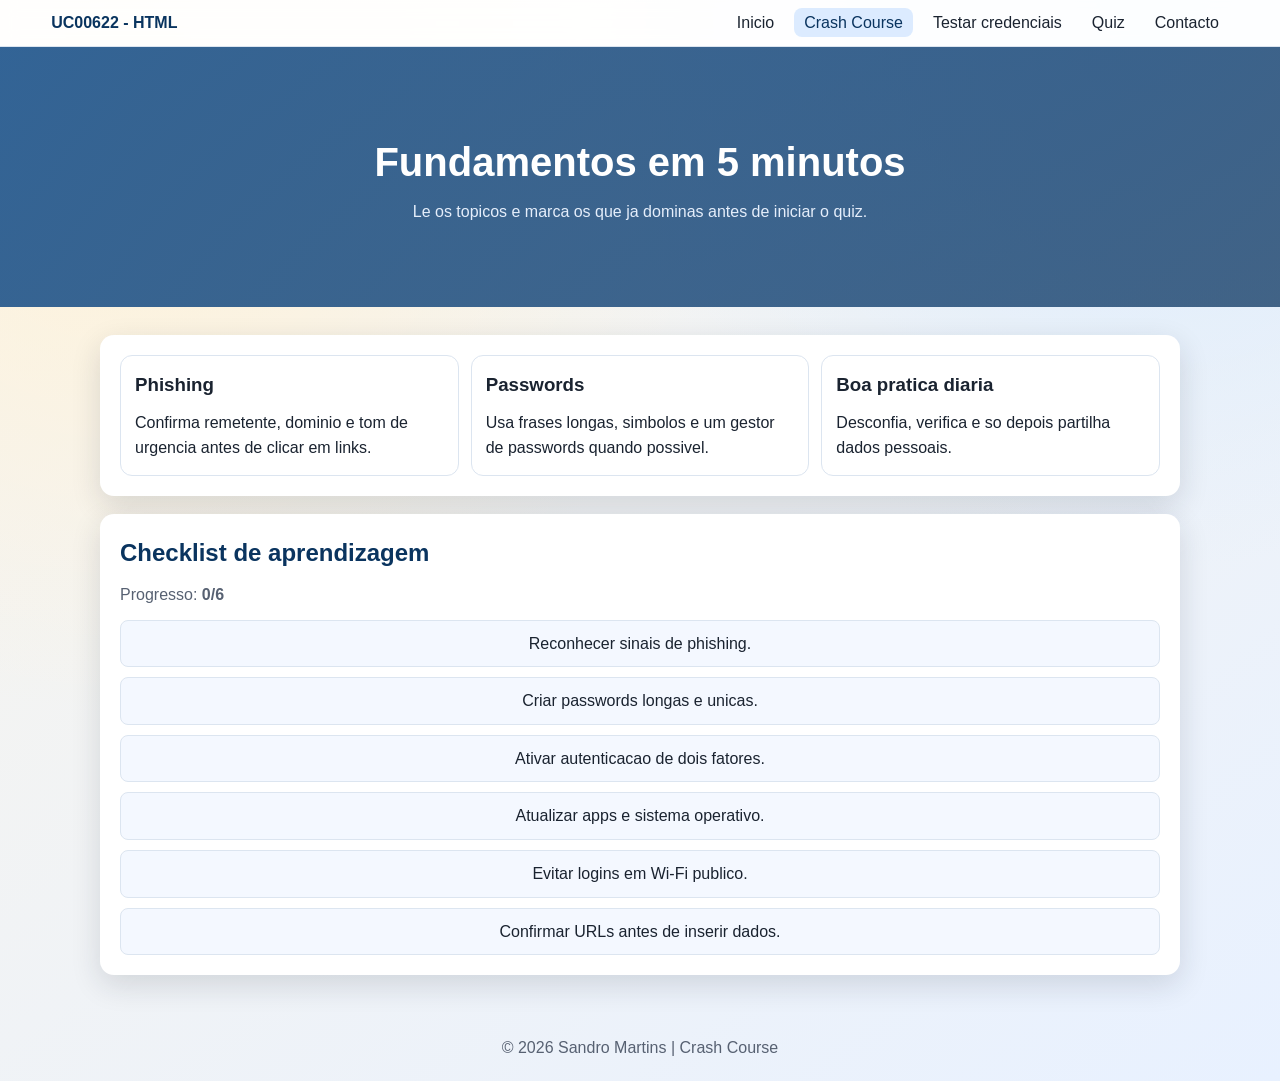
<file: pages/course.html>
<!DOCTYPE html>
<html lang="pt">

<head>
  <meta charset="UTF-8" />
  <meta name="viewport" content="width=device-width, initial-scale=1.0" />
  <title>Crash Course | Ciberseguranca</title>
  <link rel="stylesheet" href="../style.css" />
</head>

<body>
  <a class="skip-link" href="#main-content">Saltar para o conteudo principal</a>

  <nav class="site-nav" aria-label="Navegacao principal">
    <a class="brand" href="../index.html">UC00622 - HTML</a>
    <button type="button" class="hamburger-menu" id="hamburger-btn" aria-label="Abrir menu" aria-expanded="false">
      <span></span>
      <span></span>
      <span></span>
    </button>
    <ul class="nav-links" id="nav-links">
      <li><a href="../index.html">Inicio</a></li>
      <li><a class="active" href="../pages/course.html">Crash Course</a></li>
      <li><a href="../pages/tester.html">Testar credenciais</a></li>
      <li><a href="../pages/quiz.html">Quiz</a></li>
      <li><a href="#" id="btn-contact" type="button">Contacto</a></li>
    </ul>
  </nav>
  <div></div>
  <header class="hero small-hero" role="banner">
    <div class="hero-overlay"></div>
    <div class="hero-content">
      <h1 id="main-title">Fundamentos em 5 minutos</h1>
      <p class="hero-text">Le os topicos e marca os que ja dominas antes de iniciar o quiz.</p>
    </div>
  </header>

  <main id="main-content" tabindex="-1">

    <section class="content-block cards-grid">
      <article class="stat-box">
        <h3>Phishing</h3>
        <p>Confirma remetente, dominio e tom de urgencia antes de clicar em links.</p>
      </article>
      <article class="stat-box">
        <h3>Passwords</h3>
        <p>Usa frases longas, simbolos e um gestor de passwords quando possivel.</p>
      </article>
      <article class="stat-box">
        <h3>Boa pratica diaria</h3>
        <p>Desconfia, verifica e so depois partilha dados pessoais.</p>
      </article>
    </section>

    <section class="content-block">
      <h2>Checklist de aprendizagem</h2>
      <p class="hint-text">Progresso: <strong id="course-progress">0/6</strong></p>
      <div class="course-checklist">
        <button class="course-check" type="button" aria-pressed="false">Reconhecer sinais de phishing.</button>
        <button class="course-check" type="button" aria-pressed="false">Criar passwords longas e unicas.</button>
        <button class="course-check" type="button" aria-pressed="false">Ativar autenticacao de dois fatores.</button>
        <button class="course-check" type="button" aria-pressed="false">Atualizar apps e sistema operativo.</button>
        <button class="course-check" type="button" aria-pressed="false">Evitar logins em Wi-Fi publico.</button>
        <button class="course-check" type="button" aria-pressed="false">Confirmar URLs antes de inserir dados.</button>
      </div>
    </section>

  </main>

  <footer role="contentinfo">
    <p>&copy; 2026 Sandro Martins | Crash Course</p>
  </footer>

  <dialog id="course-complete-modal" class="modal-panel" aria-modal="true" aria-labelledby="course-complete-title">
    <div class="modal-content">
      <h2 id="course-complete-title">Checklist completa</h2>
      <p>Excelente. Queres seguir para o quiz ou explorar mais opcoes?</p>
      <div class="actions">
        <button id="btn-course-go-quiz" type="button">Entrar no quiz</button>
        <button id="btn-course-go-tester" type="button">Testar credenciais</button>
        <button id="btn-course-modal-close" type="button" class="secondary">Fechar</button>
      </div>
    </div>
  </dialog>

  <dialog id="contact-modal" class="modal-panel contact-modal" aria-modal="true" aria-labelledby="contact-modal-title">
    <div class="modal-content">
      <button type="button" class="close-modal" aria-label="Fechar modal de contacto">&times;</button>
      <h2 id="contact-modal-title">Entre em Contacto</h2>
      <form id="contact-form" class="contact-form" novalidate>
        <div class="form-group">
          <label for="contact-name">Nome *</label>
          <input type="text" id="contact-name" name="name" placeholder="Seu nome" required />
          <span class="error-message"></span>
        </div>

        <div class="form-group">
          <label for="contact-email">Email *</label>
          <input type="email" id="contact-email" name="email" placeholder="seu.email@example.com" required />
          <span class="error-message"></span>
        </div>

        <div class="form-group">
          <label for="contact-subject">Assunto *</label>
          <select id="contact-subject" name="subject" required>
            <option value="">-- Selecione --</option>
            <option value="duvida">Dúvida</option>
            <option value="feedback">Feedback</option>
            <option value="problema">Problema técnico</option>
            <option value="outro">Outro</option>
          </select>
          <span class="error-message"></span>
        </div>

        <div class="form-group">
          <label for="contact-message">Mensagem *</label>
          <textarea id="contact-message" name="message" rows="4" placeholder="Sua mensagem..." required></textarea>
          <span class="char-counter"><span id="contact-char-count">0</span>/500</span>
          <span class="error-message"></span>
        </div>

        <div class="form-actions">
          <button type="submit" class="btn-submit">Enviar</button>
          <button type="button" class="btn-cancel">Cancelar</button>
        </div>
      </form>

      <div id="contact-success" class="success-message hidden">
        <div class="success-content">
          <svg class="success-icon" viewBox="0 0 24 24" fill="none" stroke="currentColor" stroke-width="2">
            <circle cx="12" cy="12" r="10"></circle>
            <path d="M9 12l2 2 4-4"></path>
          </svg>
          <h3>Mensagem Enviada!</h3>
          <p>Obrigado pelo contacto. Responderemos em breve.</p>
        </div>
      </div>
    </div>
  </dialog>

  <script src="../scripts/modal.js" defer></script>
  <script src="../scripts/hamburger.js" defer></script>
  <script src="../scripts/contact-modal.js" defer></script>
  <script src="../scripts/main-course.js" defer></script>
</body>

</html>
</file>
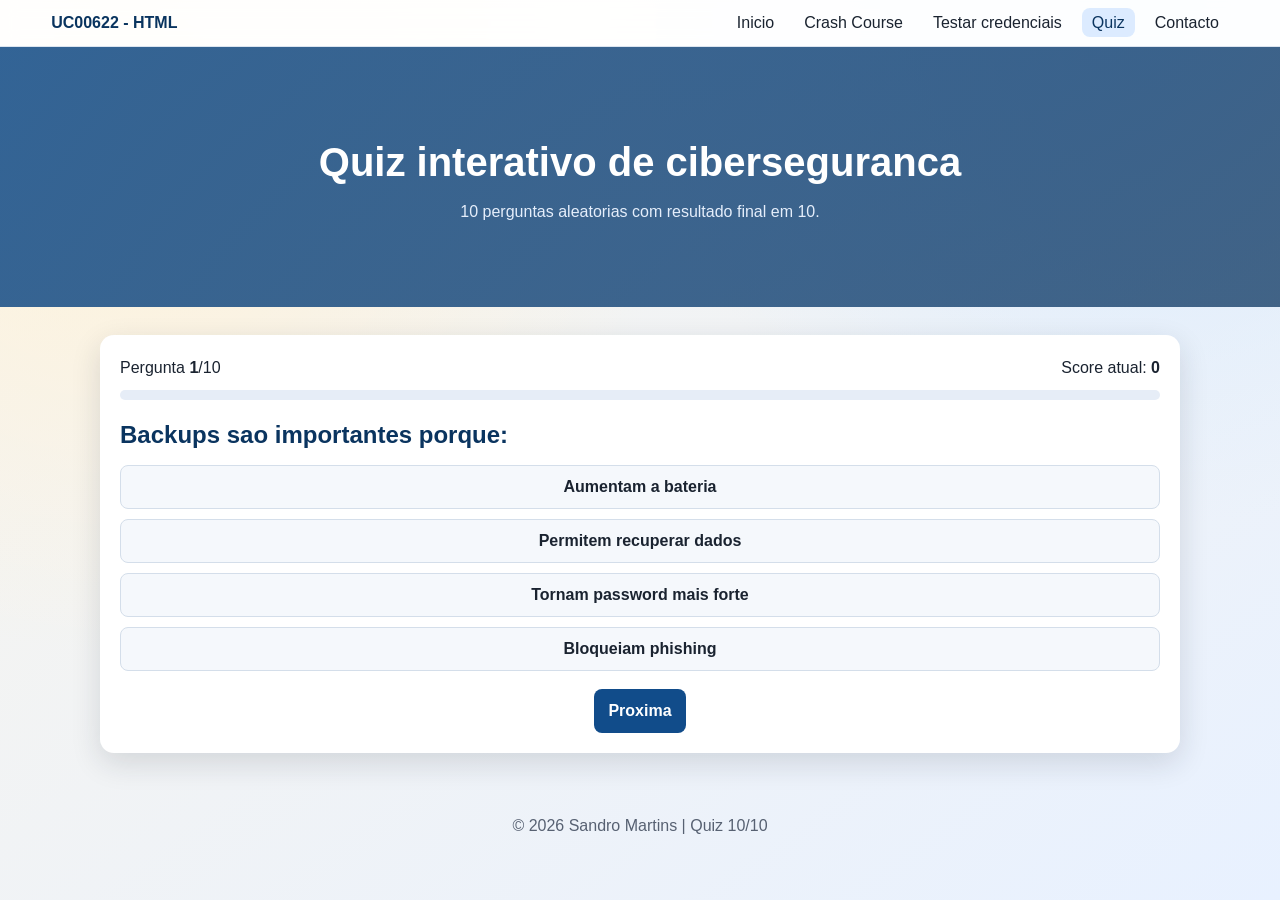
<file: pages/quiz.html>
<!DOCTYPE html>
<html lang="pt">

<head>
  <meta charset="UTF-8" />
  <meta name="viewport" content="width=device-width, initial-scale=1.0" />
  <title>Quiz | Ciberseguranca</title>
  <link rel="stylesheet" href="../style.css" />
</head>

<body>
  <a class="skip-link" href="#main-content">Saltar para o conteudo principal</a>

  <nav class="site-nav" aria-label="Navegacao principal">
    <a class="brand" href="../index.html">UC00622 - HTML</a>
    <button type="button" class="hamburger-menu" id="hamburger-btn" aria-label="Abrir menu" aria-expanded="false">
      <span></span>
      <span></span>
      <span></span>
    </button>
    <ul class="nav-links" id="nav-links">
      <li><a href="../index.html">Inicio</a></li>
      <li><a href="../pages/course.html">Crash Course</a></li>
      <li><a href="../pages/tester.html">Testar credenciais</a></li>
      <li><a class="active" href="../pages/quiz.html">Quiz</a></li>
      <li><a href="#" id="btn-contact" type="button">Contacto</a></li>
    </ul>
  </nav>

  <header class="hero small-hero" role="banner">
    <div class="hero-overlay"></div>
    <div class="hero-content">
      <h1 id="main-title">Quiz interativo de ciberseguranca</h1>
      <p class="hero-text">10 perguntas aleatorias com resultado final em 10.</p>
    </div>
  </header>

  <main id="main-content" tabindex="-1">
    <section class="content-block" id="quiz-panel">
      <div class="quiz-header-row">
        <p>Pergunta <strong id="quiz-position">1</strong>/10</p>
        <p>Score atual: <strong id="quiz-score">0</strong></p>
      </div>
      <div class="quiz-progress-bar">
        <div id="quiz-progress-fill"></div>
      </div>
      <h2 id="question-text"></h2>
      <div id="options-container" class="quiz-options"></div>
      <div class="actions">
        <button id="btn-next-question" type="button" disabled>Proxima</button>
      </div>
    </section>

    <section class="content-block hidden" id="quiz-result-panel">
      <h2>Resultado final</h2>
      <p class="score-line">Pontuacao: <strong id="final-score">0/10</strong></p>
      <p class="score-line">Percentagem: <strong id="final-percent">0%</strong></p>
      <p id="final-feedback"></p>
      <div class="actions">
        <button id="btn-restart-quiz" type="button">Tentar novamente</button>
        <a class="cta-link" href="../pages/course.html">Rever crash course</a>
      </div>
    </section>
  </main>

  <dialog id="contact-modal" class="modal-panel contact-modal" aria-modal="true" aria-labelledby="contact-modal-title">
    <div class="modal-content">
      <button type="button" class="close-modal" aria-label="Fechar modal de contacto">&times;</button>
      <h2 id="contact-modal-title">Entre em Contacto</h2>
      <form id="contact-form" class="contact-form" novalidate>
        <div class="form-group">
          <label for="contact-name">Nome *</label>
          <input type="text" id="contact-name" name="name" placeholder="Seu nome" required />
          <span class="error-message"></span>
        </div>

        <div class="form-group">
          <label for="contact-email">Email *</label>
          <input type="email" id="contact-email" name="email" placeholder="seu.email@example.com" required />
          <span class="error-message"></span>
        </div>

        <div class="form-group">
          <label for="contact-subject">Assunto *</label>
          <select id="contact-subject" name="subject" required>
            <option value="">-- Selecione --</option>
            <option value="duvida">Dúvida</option>
            <option value="feedback">Feedback</option>
            <option value="problema">Problema técnico</option>
            <option value="outro">Outro</option>
          </select>
          <span class="error-message"></span>
        </div>

        <div class="form-group">
          <label for="contact-message">Mensagem *</label>
          <textarea id="contact-message" name="message" rows="4" placeholder="Sua mensagem..." required></textarea>
          <span class="char-counter"><span id="contact-char-count">0</span>/500</span>
          <span class="error-message"></span>
        </div>

        <div class="form-actions">
          <button type="submit" class="btn-submit">Enviar</button>
          <button type="button" class="btn-cancel">Cancelar</button>
        </div>
      </form>

      <div id="contact-success" class="success-message hidden">
        <div class="success-content">
          <svg class="success-icon" viewBox="0 0 24 24" fill="none" stroke="currentColor" stroke-width="2">
            <circle cx="12" cy="12" r="10"></circle>
            <path d="M9 12l2 2 4-4"></path>
          </svg>
          <h3>Mensagem Enviada!</h3>
          <p>Obrigado pelo contacto. Responderemos em breve.</p>
        </div>
      </div>
    </div>
  </dialog>

  </main>

  <footer role="contentinfo">
    <p>&copy; 2026 Sandro Martins | Quiz 10/10</p>
  </footer>

  <script src="../scripts/quiz-data.js" defer></script>
  <script src="../scripts/quiz-engine.js" defer></script>
  <script src="../scripts/hamburger.js" defer></script>
  <script src="../scripts/contact-modal.js" defer></script>
  <script src="../scripts/main-quiz.js" defer></script>
</body>

</html>
</file>
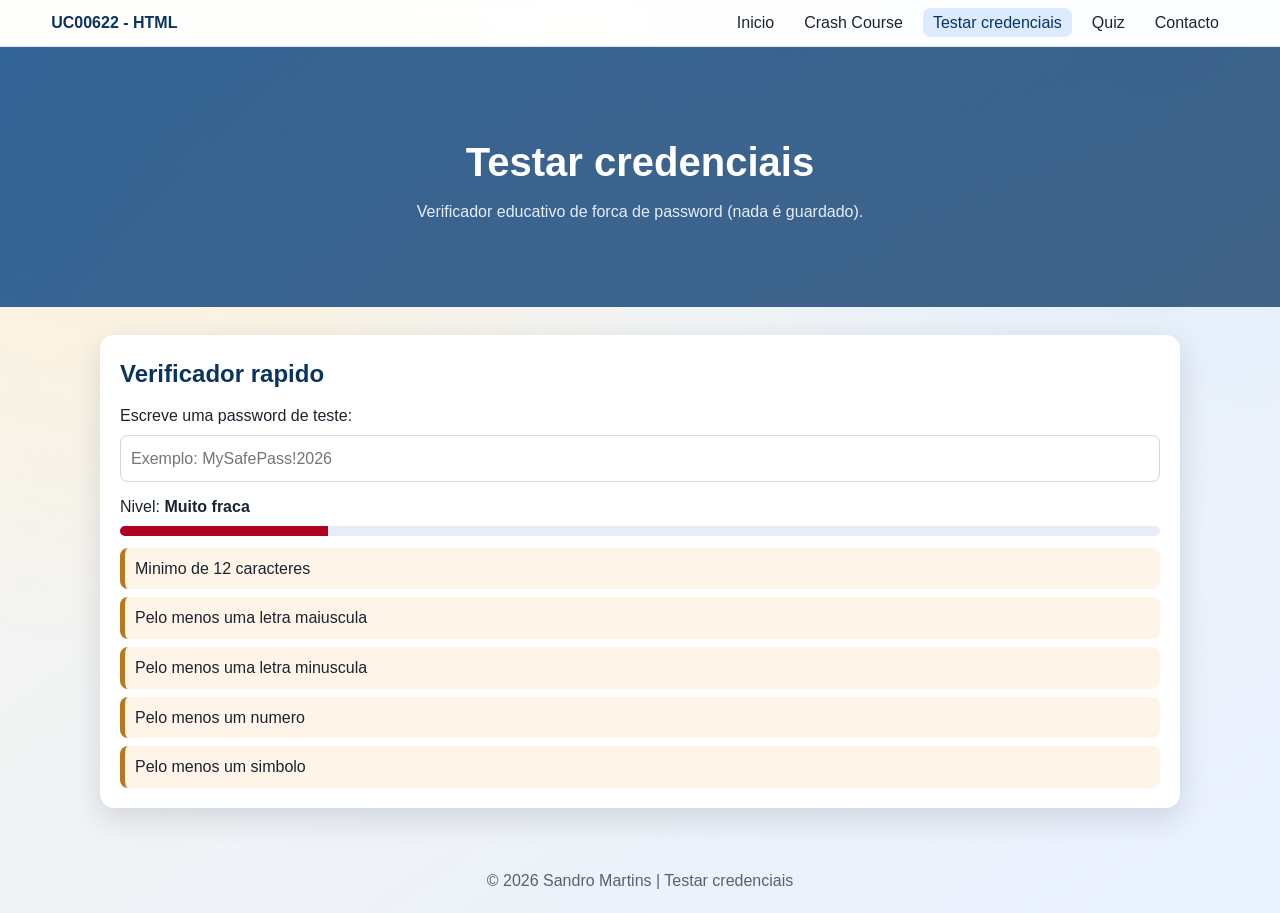
<file: pages/tester.html>
<!DOCTYPE html>
<html lang="pt">

<head>
  <meta charset="UTF-8" />
  <meta name="viewport" content="width=device-width, initial-scale=1.0" />
  <title>Testar credenciais</title>
  <link rel="stylesheet" href="../style.css" />
</head>

<body>
  <a class="skip-link" href="#main-content">Saltar para o conteudo principal</a>

  <nav class="site-nav" aria-label="Navegacao principal">
    <a class="brand" href="../index.html">UC00622 - HTML</a>
    <button type="button" class="hamburger-menu" id="hamburger-btn" aria-label="Abrir menu" aria-expanded="false">
      <span></span>
      <span></span>
      <span></span>
    </button>
    <ul class="nav-links" id="nav-links">
      <li><a href="../index.html">Inicio</a></li>
      <li><a href="../pages/course.html">Crash Course</a></li>
      <li><a class="active" href="../pages/tester.html">Testar credenciais</a></li>
      <li><a href="../pages/quiz.html">Quiz</a></li>
      <li><a href="#" id="btn-contact" type="button">Contacto</a></li>
    </ul>
  </nav>

  <header class="hero small-hero" role="banner">
    <div class="hero-overlay"></div>
    <div class="hero-content">
      <h1 id="main-title">Testar credenciais</h1>
      <p class="hero-text">Verificador educativo de forca de password (nada é guardado).</p>
    </div>
  </header>

  <main id="main-content" tabindex="-1">
    <section class="content-block">
      <h2>Verificador rapido</h2>
      <div class="field">
        <label for="password-input">Escreve uma password de teste:</label>
        <input id="password-input" type="password" autocomplete="off" placeholder="Exemplo: MySafePass!2026" />
      </div>

      <div class="strength-wrap" aria-live="polite">
        <p>Nivel: <strong id="strength-label">Muito fraca</strong></p>
        <div class="strength-bar">
          <div id="strength-fill"></div>
        </div>
      </div>

      <ul id="criteria-list" class="criteria-list">
        <li data-rule="length">Minimo de 12 caracteres</li>
        <li data-rule="upper">Pelo menos uma letra maiuscula</li>
        <li data-rule="lower">Pelo menos uma letra minuscula</li>
        <li data-rule="number">Pelo menos um numero</li>
        <li data-rule="symbol">Pelo menos um simbolo</li>
      </ul>
    </section>
  </main>

  <dialog id="contact-modal" class="modal-panel contact-modal" aria-modal="true" aria-labelledby="contact-modal-title">
    <div class="modal-content">
      <button type="button" class="close-modal" aria-label="Fechar modal de contacto">&times;</button>
      <h2 id="contact-modal-title">Entre em Contacto</h2>
      <form id="contact-form" class="contact-form" novalidate>
        <div class="form-group">
          <label for="contact-name">Nome *</label>
          <input type="text" id="contact-name" name="name" placeholder="Seu nome" required />
          <span class="error-message"></span>
        </div>

        <div class="form-group">
          <label for="contact-email">Email *</label>
          <input type="email" id="contact-email" name="email" placeholder="seu.email@example.com" required />
          <span class="error-message"></span>
        </div>

        <div class="form-group">
          <label for="contact-subject">Assunto *</label>
          <select id="contact-subject" name="subject" required>
            <option value="">-- Selecione --</option>
            <option value="duvida">Dúvida</option>
            <option value="feedback">Feedback</option>
            <option value="problema">Problema técnico</option>
            <option value="outro">Outro</option>
          </select>
          <span class="error-message"></span>
        </div>

        <div class="form-group">
          <label for="contact-message">Mensagem *</label>
          <textarea id="contact-message" name="message" rows="4" placeholder="Sua mensagem..." required></textarea>
          <span class="char-counter"><span id="contact-char-count">0</span>/500</span>
          <span class="error-message"></span>
        </div>

        <div class="form-actions">
          <button type="submit" class="btn-submit">Enviar</button>
          <button type="button" class="btn-cancel">Cancelar</button>
        </div>
      </form>

      <div id="contact-success" class="success-message hidden">
        <div class="success-content">
          <svg class="success-icon" viewBox="0 0 24 24" fill="none" stroke="currentColor" stroke-width="2">
            <circle cx="12" cy="12" r="10"></circle>
            <path d="M9 12l2 2 4-4"></path>
          </svg>
          <h3>Mensagem Enviada!</h3>
          <p>Obrigado pelo contacto. Responderemos em breve.</p>
        </div>
      </div>
    </div>
  </dialog>

  </main>

  <footer role="contentinfo">
    <p>&copy; 2026 Sandro Martins | Testar credenciais</p>
  </footer>

  <script src="../scripts/hamburger.js" defer></script>
  <script src="../scripts/contact-modal.js" defer></script>
  <script src="../scripts/main-tester.js" defer></script>
</body>

</html>
</file>
<file: style.css>
@import url("styles/root.css");
@import url("styles/base.css");
@import url("styles/layout.css");
@import url("styles/components.css");
@import url("styles/modal.css");
@import url("styles/animations.css");
@import url("styles/responsive.css");
@import url("styles/page-index.css");
@import url("styles/page-course.css");
@import url("styles/page-quiz.css");
@import url("styles/page-tester.css");
</file>
